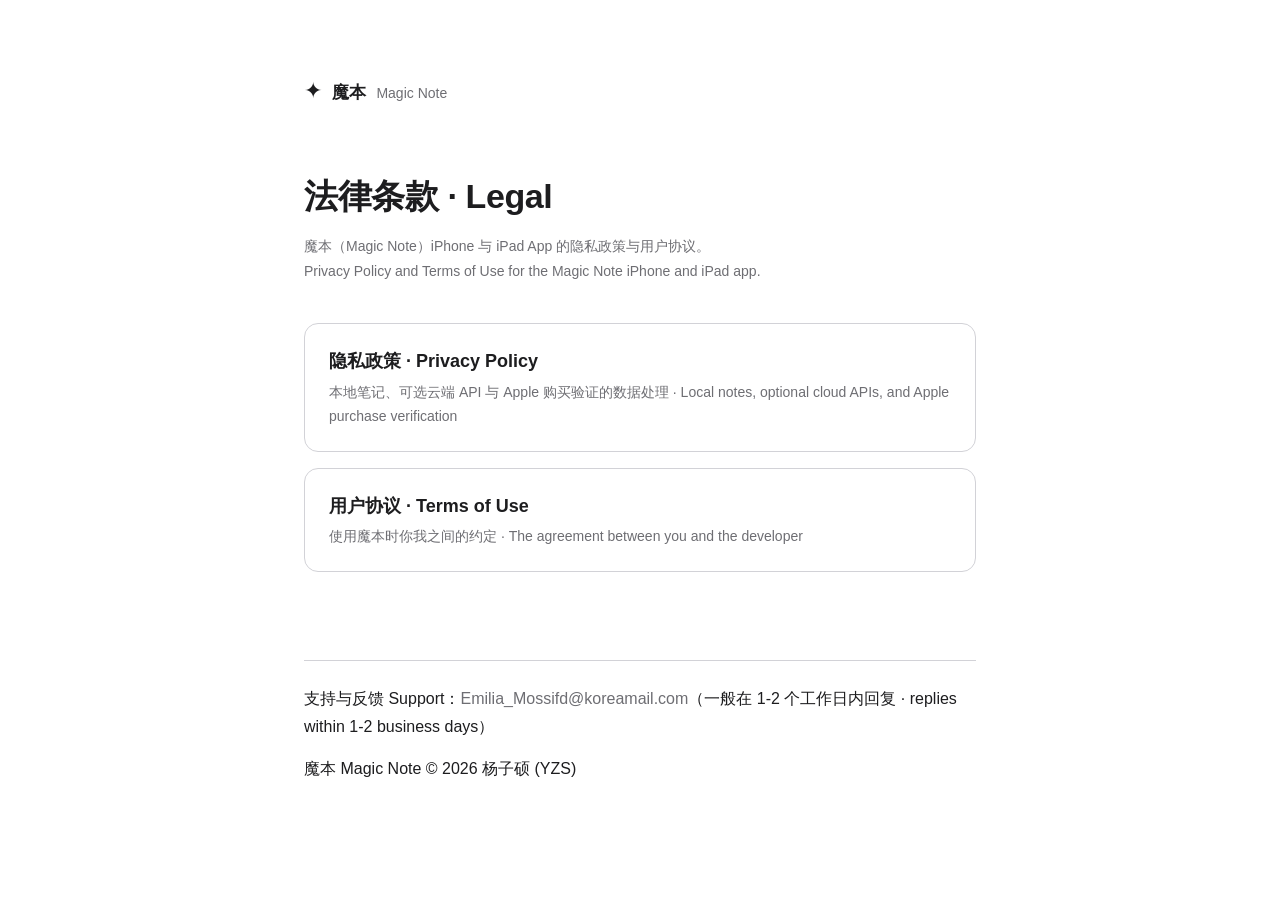
<file: index.html>
<!DOCTYPE html>
<html lang="zh-Hans">
<head>
  <meta charset="UTF-8" />
  <meta name="viewport" content="width=device-width, initial-scale=1.0" />
  <title>魔本 Magic Note · 法律条款 Legal</title>
  <link rel="stylesheet" href="style.css" />
</head>
<body>
  <div class="wrap">
    <header class="site">
      <span class="brand">
        <span class="mark">✦</span>
        <span class="name">魔本</span>
        <span class="en">Magic Note</span>
      </span>
    </header>

    <h1>法律条款 · Legal</h1>
    <p class="updated">魔本（Magic Note）iPhone 与 iPad App 的隐私政策与用户协议。<br />
    Privacy Policy and Terms of Use for the Magic Note iPhone and iPad app.</p>

    <ul class="card-list">
      <li>
        <a href="privacy.html">
          <div class="title">隐私政策 · Privacy Policy</div>
          <div class="sub">本地笔记、可选云端 API 与 Apple 购买验证的数据处理 · Local notes, optional cloud APIs, and Apple purchase verification</div>
        </a>
      </li>
      <li>
        <a href="terms.html">
          <div class="title">用户协议 · Terms of Use</div>
          <div class="sub">使用魔本时你我之间的约定 · The agreement between you and the developer</div>
        </a>
      </li>
    </ul>

    <footer class="site">
      <p>支持与反馈 Support：<a href="mailto:Emilia_Mossifd@koreamail.com">Emilia_Mossifd@koreamail.com</a>（一般在 1-2 个工作日内回复 · replies within 1-2 business days）</p>
      <p>魔本 Magic Note © 2026 杨子硕 (YZS)</p>
    </footer>
  </div>
</body>
</html>
</file>
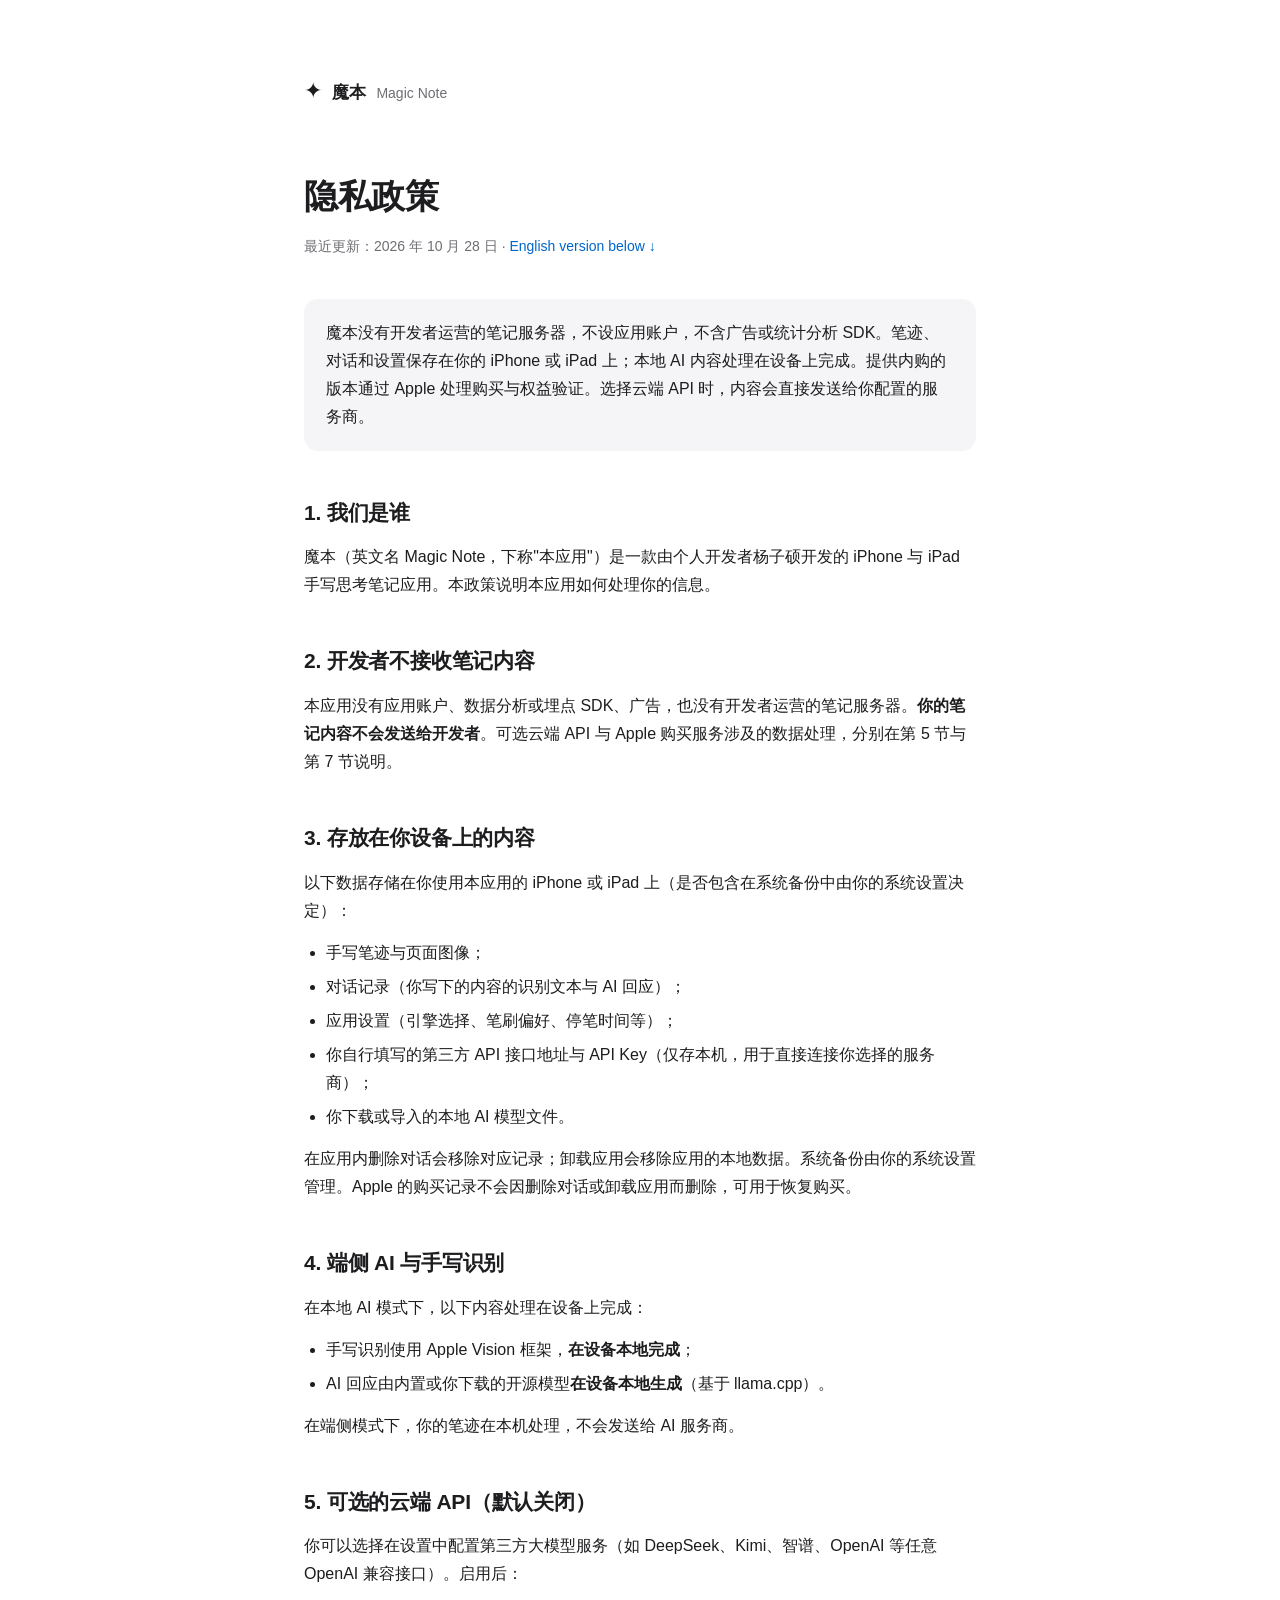
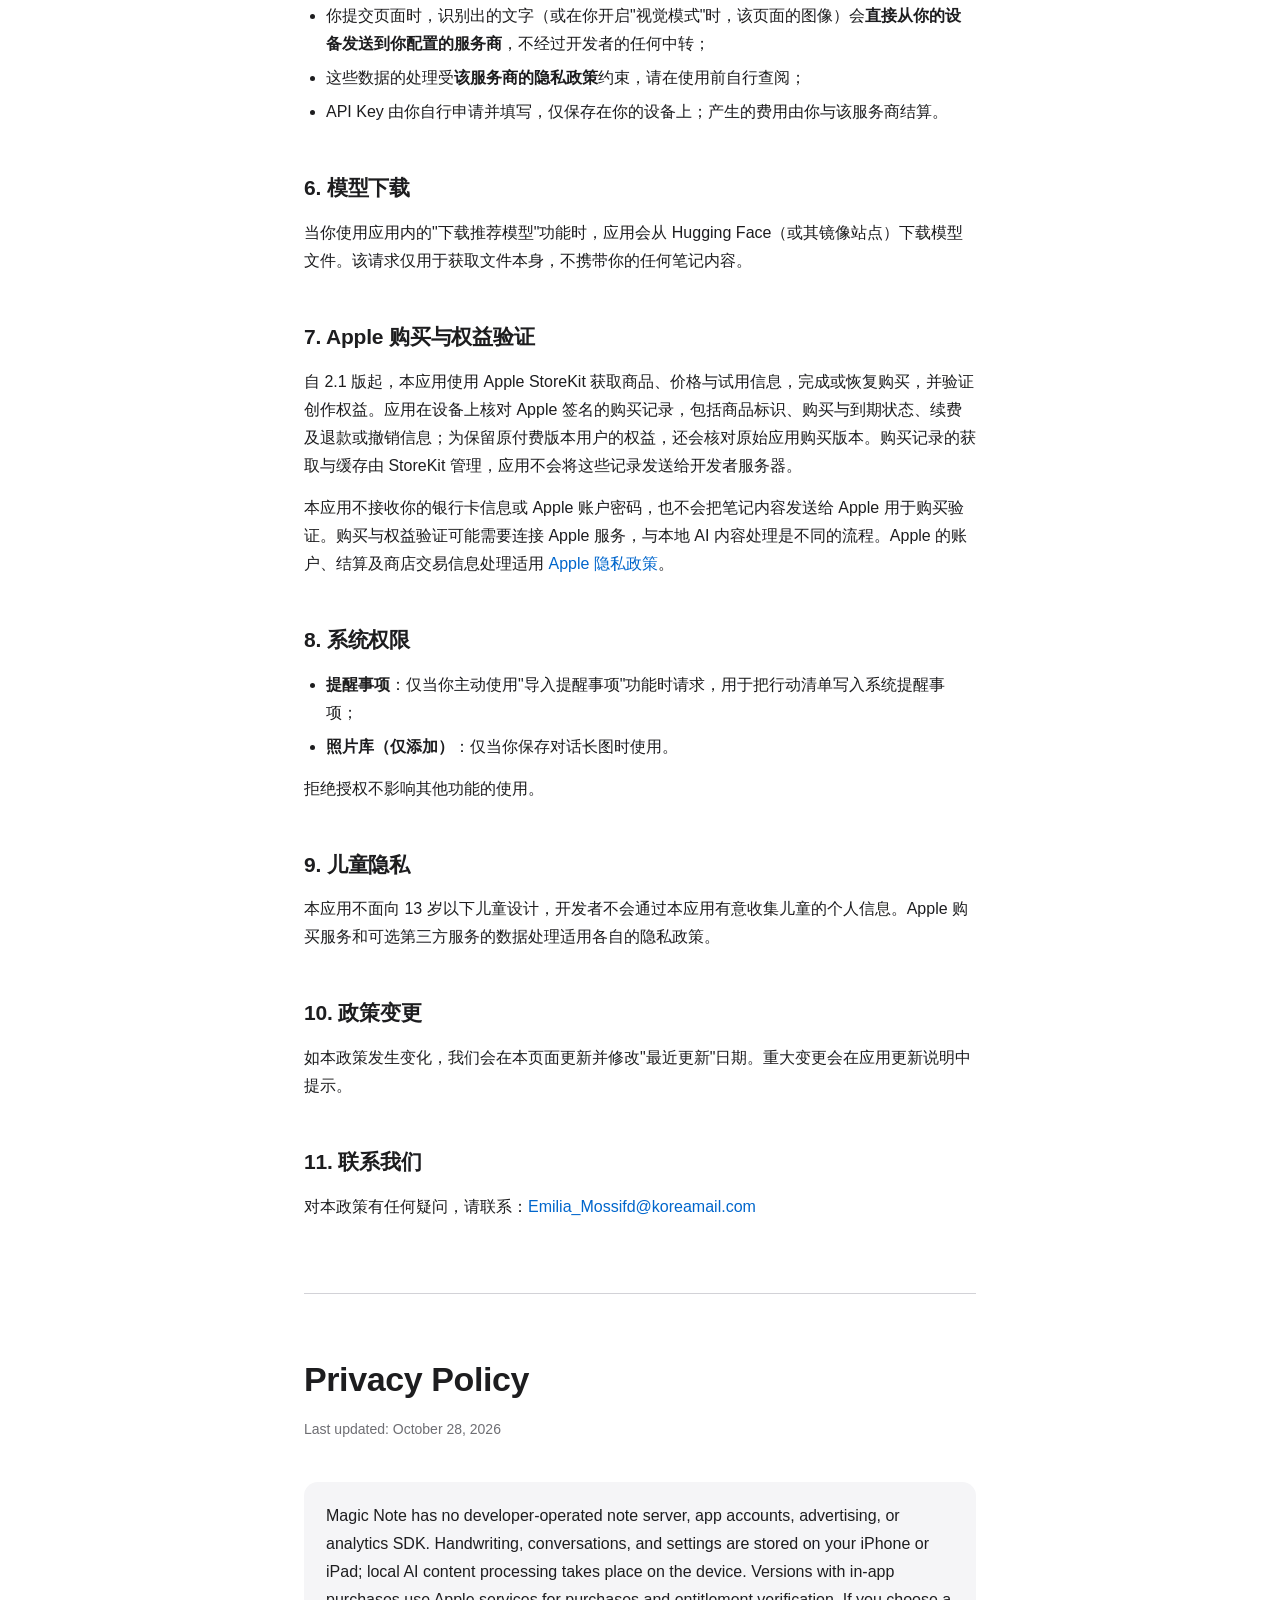
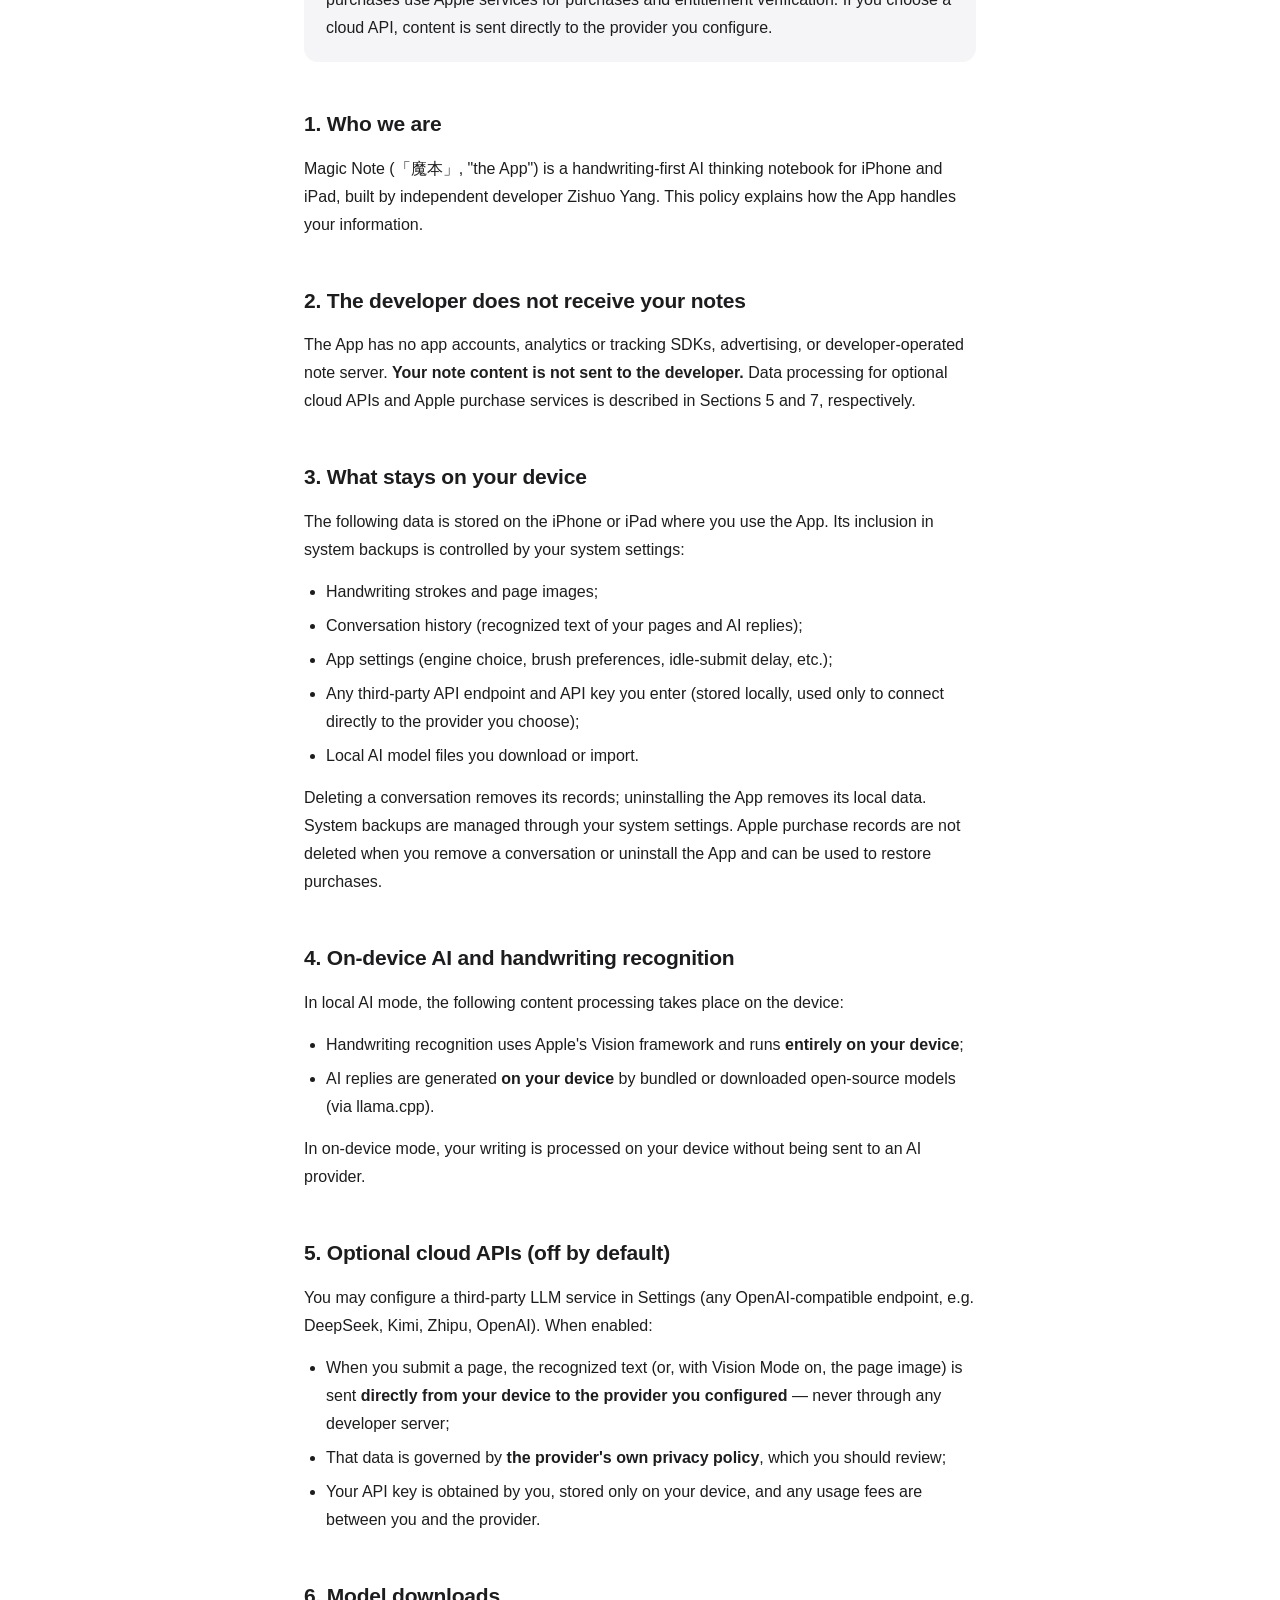
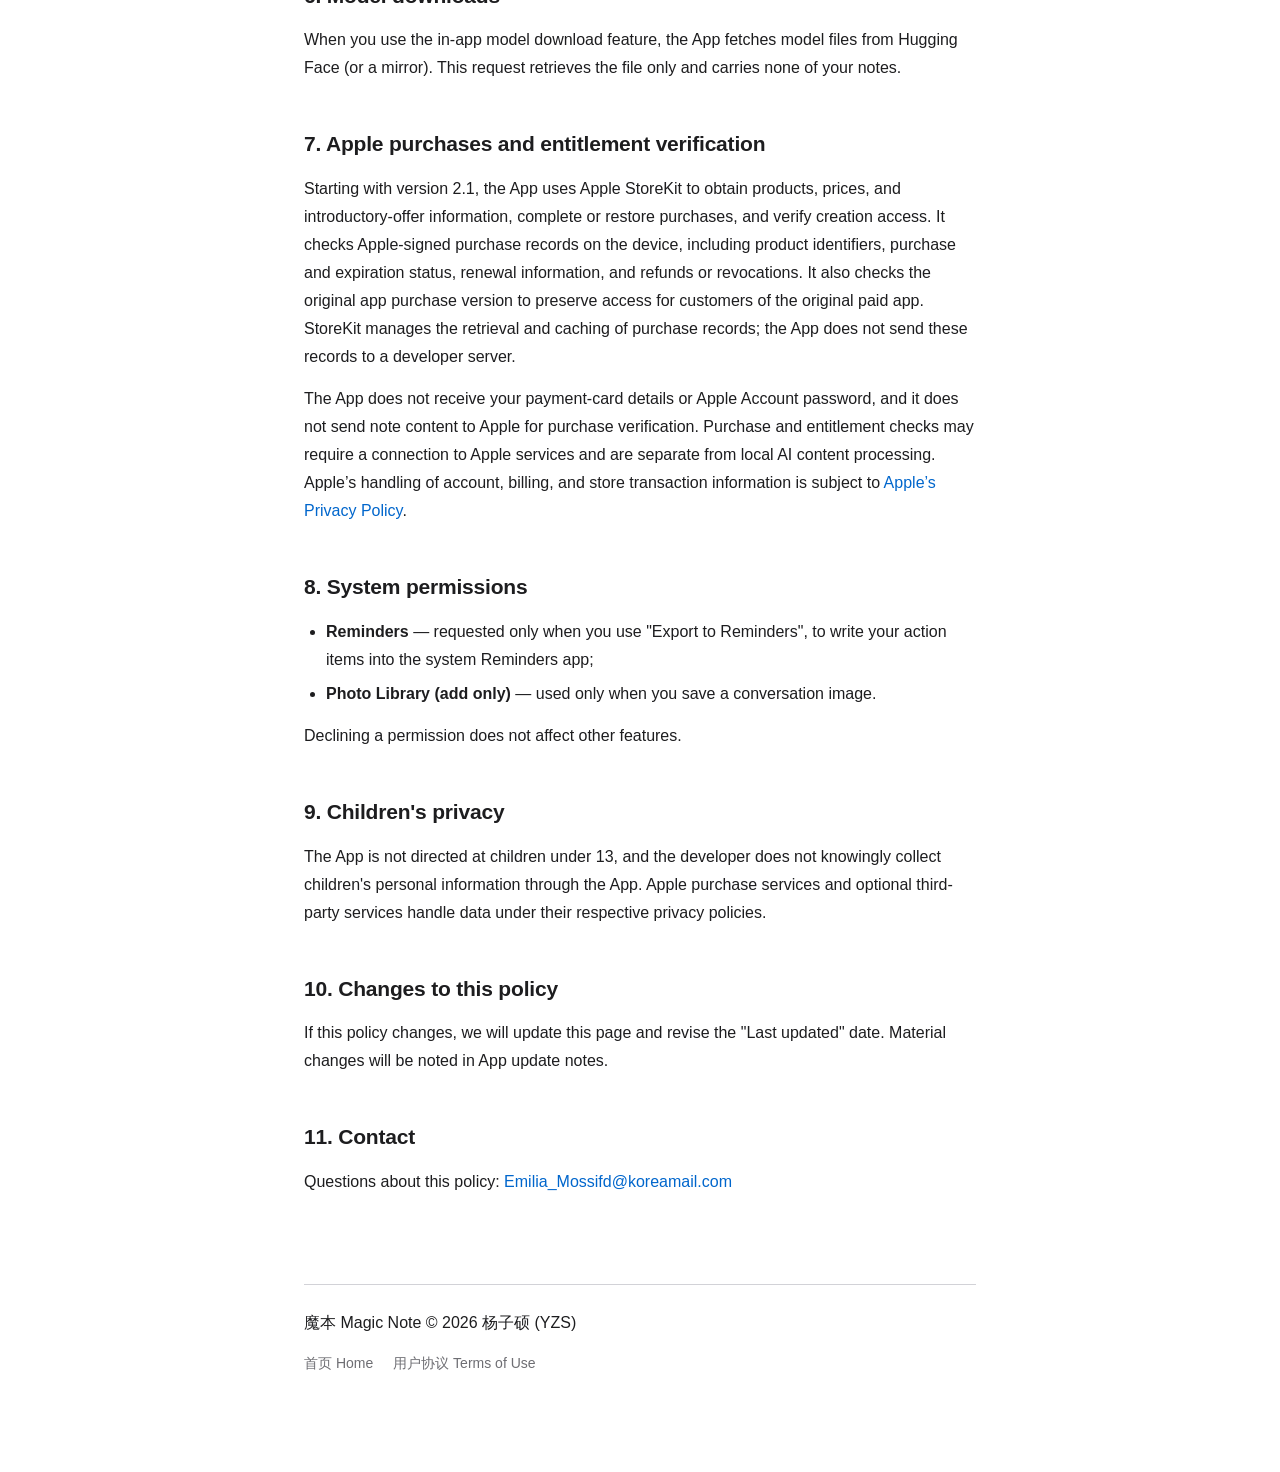
<file: privacy.html>
<!DOCTYPE html>
<html lang="zh-Hans">
<head>
  <meta charset="UTF-8" />
  <meta name="viewport" content="width=device-width, initial-scale=1.0" />
  <title>隐私政策 · Privacy Policy — 魔本 Magic Note</title>
  <link rel="stylesheet" href="style.css" />
</head>
<body>
  <div class="wrap">
    <header class="site">
      <a class="brand" href="index.html">
        <span class="mark">✦</span>
        <span class="name">魔本</span>
        <span class="en">Magic Note</span>
      </a>
    </header>

    <!-- ============ 中文 ============ -->
    <h1>隐私政策</h1>
    <p class="updated">最近更新：2026 年 10 月 28 日 · <a href="#english">English version below ↓</a></p>

    <div class="summary">
      <p>魔本没有开发者运营的笔记服务器，不设应用账户，不含广告或统计分析 SDK。笔迹、对话和设置保存在你的 iPhone 或 iPad 上；本地 AI 内容处理在设备上完成。提供内购的版本通过 Apple 处理购买与权益验证。选择云端 API 时，内容会直接发送给你配置的服务商。</p>
    </div>

    <h2>1. 我们是谁</h2>
    <p>魔本（英文名 Magic Note，下称"本应用"）是一款由个人开发者杨子硕开发的 iPhone 与 iPad 手写思考笔记应用。本政策说明本应用如何处理你的信息。</p>

    <h2>2. 开发者不接收笔记内容</h2>
    <p>本应用没有应用账户、数据分析或埋点 SDK、广告，也没有开发者运营的笔记服务器。<strong>你的笔记内容不会发送给开发者</strong>。可选云端 API 与 Apple 购买服务涉及的数据处理，分别在第 5 节与第 7 节说明。</p>

    <h2>3. 存放在你设备上的内容</h2>
    <p>以下数据存储在你使用本应用的 iPhone 或 iPad 上（是否包含在系统备份中由你的系统设置决定）：</p>
    <ul>
      <li>手写笔迹与页面图像；</li>
      <li>对话记录（你写下的内容的识别文本与 AI 回应）；</li>
      <li>应用设置（引擎选择、笔刷偏好、停笔时间等）；</li>
      <li>你自行填写的第三方 API 接口地址与 API Key（仅存本机，用于直接连接你选择的服务商）；</li>
      <li>你下载或导入的本地 AI 模型文件。</li>
    </ul>
    <p>在应用内删除对话会移除对应记录；卸载应用会移除应用的本地数据。系统备份由你的系统设置管理。Apple 的购买记录不会因删除对话或卸载应用而删除，可用于恢复购买。</p>

    <h2>4. 端侧 AI 与手写识别</h2>
    <p>在本地 AI 模式下，以下内容处理在设备上完成：</p>
    <ul>
      <li>手写识别使用 Apple Vision 框架，<strong>在设备本地完成</strong>；</li>
      <li>AI 回应由内置或你下载的开源模型<strong>在设备本地生成</strong>（基于 llama.cpp）。</li>
    </ul>
    <p>在端侧模式下，你的笔迹在本机处理，不会发送给 AI 服务商。</p>

    <h2>5. 可选的云端 API（默认关闭）</h2>
    <p>你可以选择在设置中配置第三方大模型服务（如 DeepSeek、Kimi、智谱、OpenAI 等任意 OpenAI 兼容接口）。启用后：</p>
    <ul>
      <li>你提交页面时，识别出的文字（或在你开启"视觉模式"时，该页面的图像）会<strong>直接从你的设备发送到你配置的服务商</strong>，不经过开发者的任何中转；</li>
      <li>这些数据的处理受<strong>该服务商的隐私政策</strong>约束，请在使用前自行查阅；</li>
      <li>API Key 由你自行申请并填写，仅保存在你的设备上；产生的费用由你与该服务商结算。</li>
    </ul>

    <h2>6. 模型下载</h2>
    <p>当你使用应用内的"下载推荐模型"功能时，应用会从 Hugging Face（或其镜像站点）下载模型文件。该请求仅用于获取文件本身，不携带你的任何笔记内容。</p>

    <h2>7. Apple 购买与权益验证</h2>
    <p>自 2.1 版起，本应用使用 Apple StoreKit 获取商品、价格与试用信息，完成或恢复购买，并验证创作权益。应用在设备上核对 Apple 签名的购买记录，包括商品标识、购买与到期状态、续费及退款或撤销信息；为保留原付费版本用户的权益，还会核对原始应用购买版本。购买记录的获取与缓存由 StoreKit 管理，应用不会将这些记录发送给开发者服务器。</p>
    <p>本应用不接收你的银行卡信息或 Apple 账户密码，也不会把笔记内容发送给 Apple 用于购买验证。购买与权益验证可能需要连接 Apple 服务，与本地 AI 内容处理是不同的流程。Apple 的账户、结算及商店交易信息处理适用 <a href="https://www.apple.com/legal/privacy/">Apple 隐私政策</a>。</p>

    <h2>8. 系统权限</h2>
    <ul>
      <li><strong>提醒事项</strong>：仅当你主动使用"导入提醒事项"功能时请求，用于把行动清单写入系统提醒事项；</li>
      <li><strong>照片库（仅添加）</strong>：仅当你保存对话长图时使用。</li>
    </ul>
    <p>拒绝授权不影响其他功能的使用。</p>

    <h2>9. 儿童隐私</h2>
    <p>本应用不面向 13 岁以下儿童设计，开发者不会通过本应用有意收集儿童的个人信息。Apple 购买服务和可选第三方服务的数据处理适用各自的隐私政策。</p>

    <h2>10. 政策变更</h2>
    <p>如本政策发生变化，我们会在本页面更新并修改"最近更新"日期。重大变更会在应用更新说明中提示。</p>

    <h2>11. 联系我们</h2>
    <p>对本政策有任何疑问，请联系：<a href="mailto:Emilia_Mossifd@koreamail.com">Emilia_Mossifd@koreamail.com</a></p>

    <hr class="lang-divider" id="english" />

    <!-- ============ English ============ -->
    <h1>Privacy Policy</h1>
    <p class="updated">Last updated: October 28, 2026</p>

    <div class="summary">
      <p>Magic Note has no developer-operated note server, app accounts, advertising, or analytics SDK. Handwriting, conversations, and settings are stored on your iPhone or iPad; local AI content processing takes place on the device. Versions with in-app purchases use Apple services for purchases and entitlement verification. If you choose a cloud API, content is sent directly to the provider you configure.</p>
    </div>

    <h2>1. Who we are</h2>
    <p>Magic Note (「魔本」, "the App") is a handwriting-first AI thinking notebook for iPhone and iPad, built by independent developer Zishuo Yang. This policy explains how the App handles your information.</p>

    <h2>2. The developer does not receive your notes</h2>
    <p>The App has no app accounts, analytics or tracking SDKs, advertising, or developer-operated note server. <strong>Your note content is not sent to the developer.</strong> Data processing for optional cloud APIs and Apple purchase services is described in Sections 5 and 7, respectively.</p>

    <h2>3. What stays on your device</h2>
    <p>The following data is stored on the iPhone or iPad where you use the App. Its inclusion in system backups is controlled by your system settings:</p>
    <ul>
      <li>Handwriting strokes and page images;</li>
      <li>Conversation history (recognized text of your pages and AI replies);</li>
      <li>App settings (engine choice, brush preferences, idle-submit delay, etc.);</li>
      <li>Any third-party API endpoint and API key you enter (stored locally, used only to connect directly to the provider you choose);</li>
      <li>Local AI model files you download or import.</li>
    </ul>
    <p>Deleting a conversation removes its records; uninstalling the App removes its local data. System backups are managed through your system settings. Apple purchase records are not deleted when you remove a conversation or uninstall the App and can be used to restore purchases.</p>

    <h2>4. On-device AI and handwriting recognition</h2>
    <p>In local AI mode, the following content processing takes place on the device:</p>
    <ul>
      <li>Handwriting recognition uses Apple's Vision framework and runs <strong>entirely on your device</strong>;</li>
      <li>AI replies are generated <strong>on your device</strong> by bundled or downloaded open-source models (via llama.cpp).</li>
    </ul>
    <p>In on-device mode, your writing is processed on your device without being sent to an AI provider.</p>

    <h2>5. Optional cloud APIs (off by default)</h2>
    <p>You may configure a third-party LLM service in Settings (any OpenAI-compatible endpoint, e.g. DeepSeek, Kimi, Zhipu, OpenAI). When enabled:</p>
    <ul>
      <li>When you submit a page, the recognized text (or, with Vision Mode on, the page image) is sent <strong>directly from your device to the provider you configured</strong> — never through any developer server;</li>
      <li>That data is governed by <strong>the provider's own privacy policy</strong>, which you should review;</li>
      <li>Your API key is obtained by you, stored only on your device, and any usage fees are between you and the provider.</li>
    </ul>

    <h2>6. Model downloads</h2>
    <p>When you use the in-app model download feature, the App fetches model files from Hugging Face (or a mirror). This request retrieves the file only and carries none of your notes.</p>

    <h2>7. Apple purchases and entitlement verification</h2>
    <p>Starting with version 2.1, the App uses Apple StoreKit to obtain products, prices, and introductory-offer information, complete or restore purchases, and verify creation access. It checks Apple-signed purchase records on the device, including product identifiers, purchase and expiration status, renewal information, and refunds or revocations. It also checks the original app purchase version to preserve access for customers of the original paid app. StoreKit manages the retrieval and caching of purchase records; the App does not send these records to a developer server.</p>
    <p>The App does not receive your payment-card details or Apple Account password, and it does not send note content to Apple for purchase verification. Purchase and entitlement checks may require a connection to Apple services and are separate from local AI content processing. Apple’s handling of account, billing, and store transaction information is subject to <a href="https://www.apple.com/legal/privacy/">Apple’s Privacy Policy</a>.</p>

    <h2>8. System permissions</h2>
    <ul>
      <li><strong>Reminders</strong> — requested only when you use "Export to Reminders", to write your action items into the system Reminders app;</li>
      <li><strong>Photo Library (add only)</strong> — used only when you save a conversation image.</li>
    </ul>
    <p>Declining a permission does not affect other features.</p>

    <h2>9. Children's privacy</h2>
    <p>The App is not directed at children under 13, and the developer does not knowingly collect children's personal information through the App. Apple purchase services and optional third-party services handle data under their respective privacy policies.</p>

    <h2>10. Changes to this policy</h2>
    <p>If this policy changes, we will update this page and revise the "Last updated" date. Material changes will be noted in App update notes.</p>

    <h2>11. Contact</h2>
    <p>Questions about this policy: <a href="mailto:Emilia_Mossifd@koreamail.com">Emilia_Mossifd@koreamail.com</a></p>

    <footer class="site">
      <p>魔本 Magic Note © 2026 杨子硕 (YZS)</p>
      <nav class="pages">
        <a href="index.html">首页 Home</a>
        <a href="terms.html">用户协议 Terms of Use</a>
      </nav>
    </footer>
  </div>
</body>
</html>
</file>
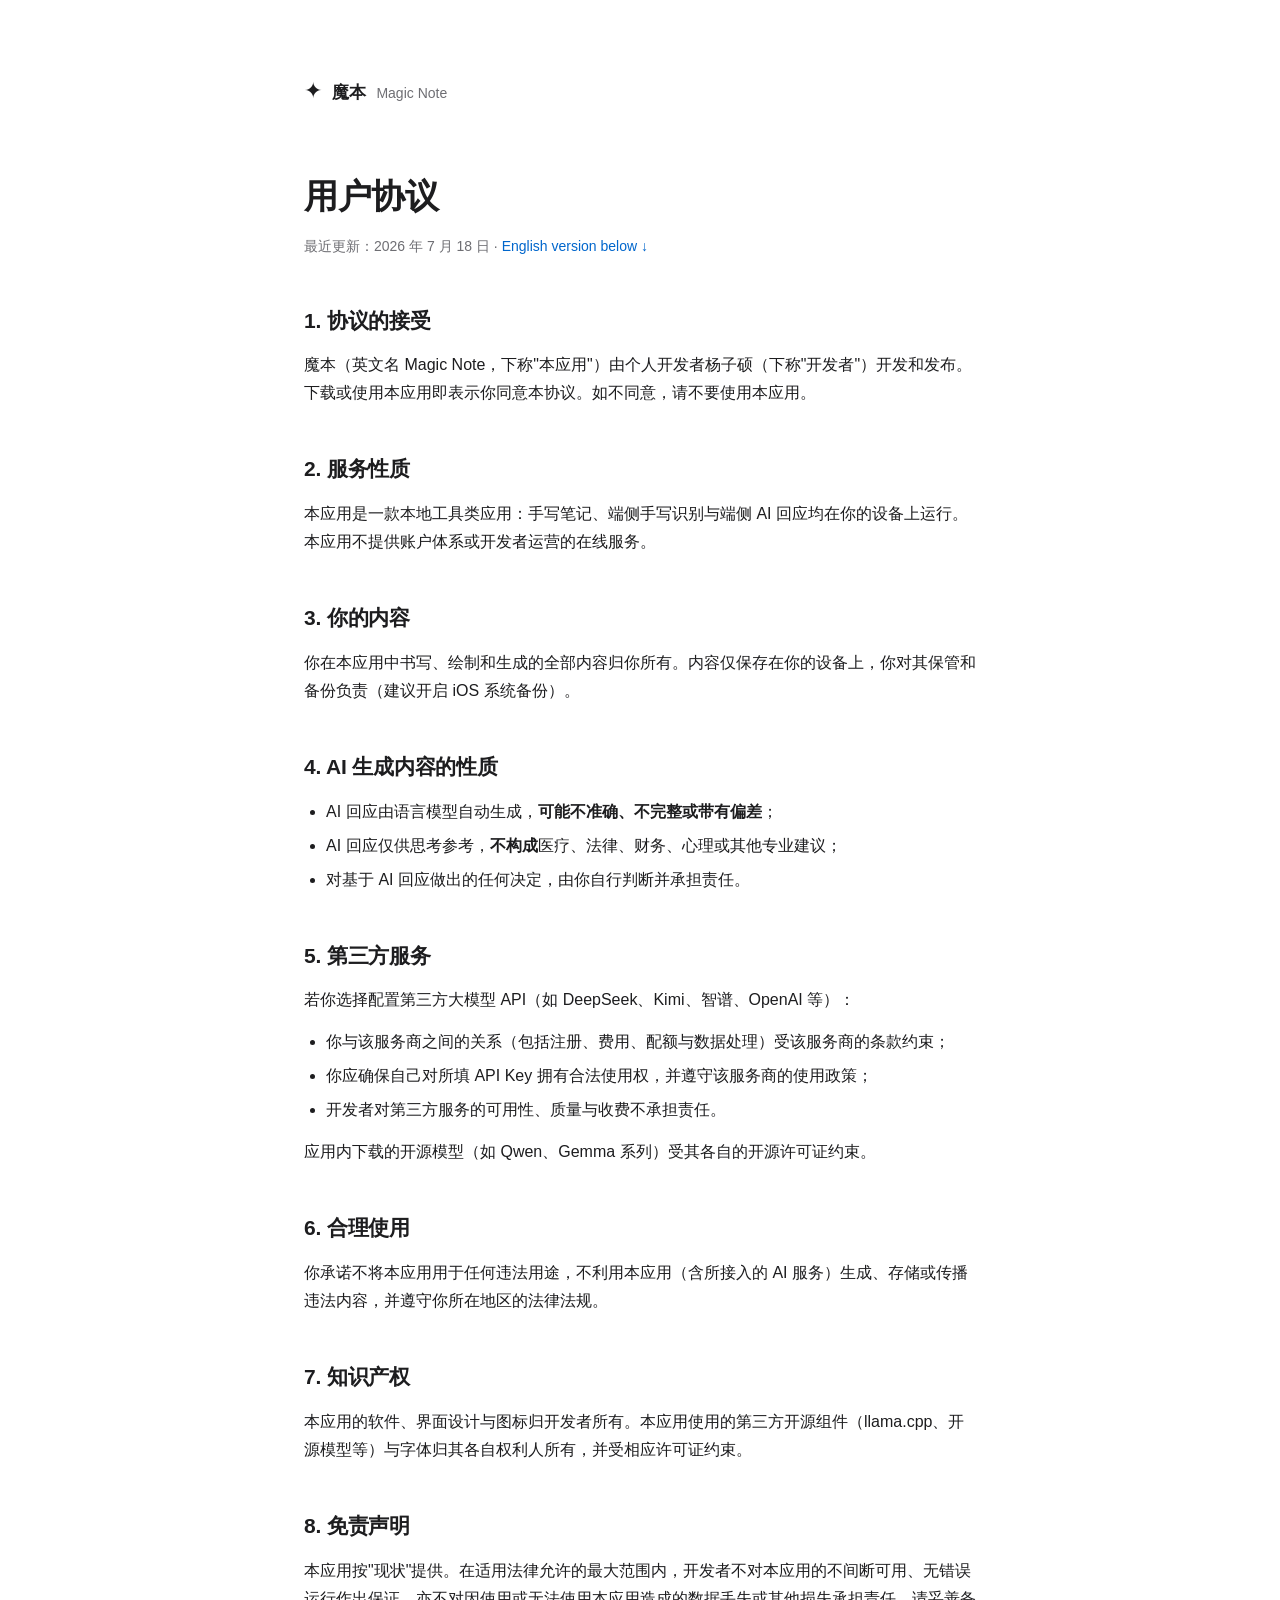
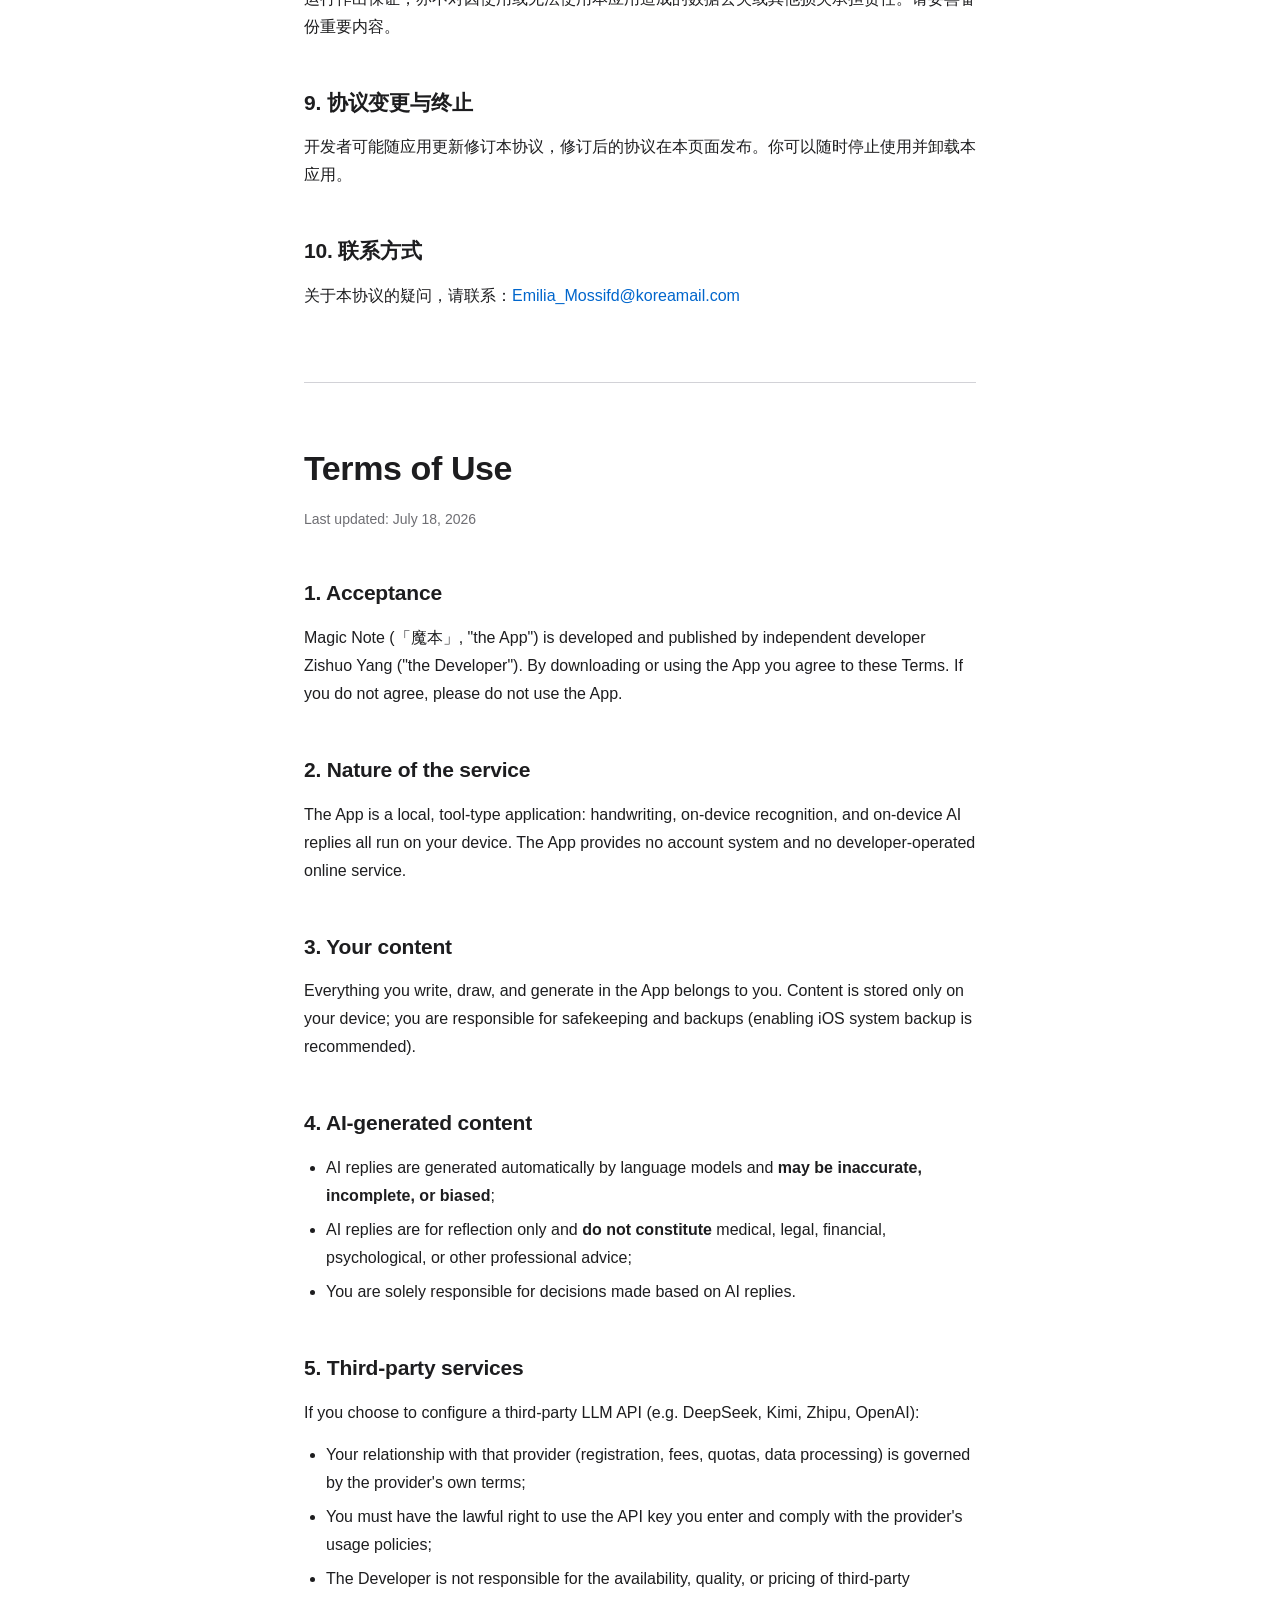
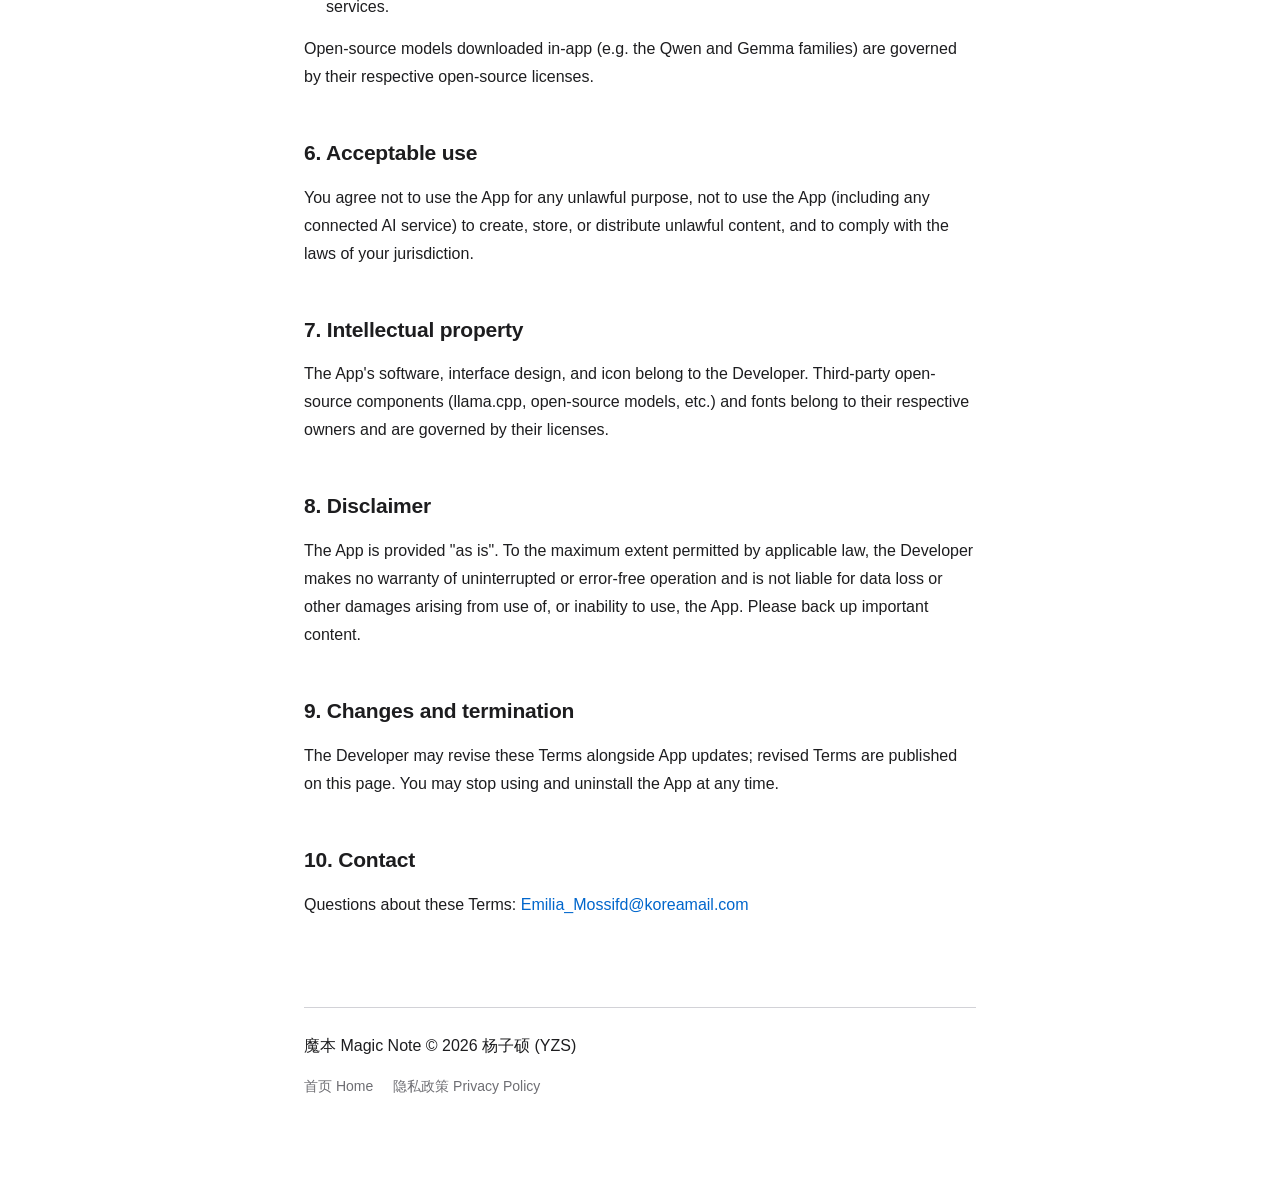
<file: terms.html>
<!DOCTYPE html>
<html lang="zh-Hans">
<head>
  <meta charset="UTF-8" />
  <meta name="viewport" content="width=device-width, initial-scale=1.0" />
  <title>用户协议 · Terms of Use — 魔本 Magic Note</title>
  <link rel="stylesheet" href="style.css" />
</head>
<body>
  <div class="wrap">
    <header class="site">
      <a class="brand" href="index.html">
        <span class="mark">✦</span>
        <span class="name">魔本</span>
        <span class="en">Magic Note</span>
      </a>
    </header>

    <!-- ============ 中文 ============ -->
    <h1>用户协议</h1>
    <p class="updated">最近更新：2026 年 7 月 18 日 · <a href="#english">English version below ↓</a></p>

    <h2>1. 协议的接受</h2>
    <p>魔本（英文名 Magic Note，下称"本应用"）由个人开发者杨子硕（下称"开发者"）开发和发布。下载或使用本应用即表示你同意本协议。如不同意，请不要使用本应用。</p>

    <h2>2. 服务性质</h2>
    <p>本应用是一款本地工具类应用：手写笔记、端侧手写识别与端侧 AI 回应均在你的设备上运行。本应用不提供账户体系或开发者运营的在线服务。</p>

    <h2>3. 你的内容</h2>
    <p>你在本应用中书写、绘制和生成的全部内容归你所有。内容仅保存在你的设备上，你对其保管和备份负责（建议开启 iOS 系统备份）。</p>

    <h2>4. AI 生成内容的性质</h2>
    <ul>
      <li>AI 回应由语言模型自动生成，<strong>可能不准确、不完整或带有偏差</strong>；</li>
      <li>AI 回应仅供思考参考，<strong>不构成</strong>医疗、法律、财务、心理或其他专业建议；</li>
      <li>对基于 AI 回应做出的任何决定，由你自行判断并承担责任。</li>
    </ul>

    <h2>5. 第三方服务</h2>
    <p>若你选择配置第三方大模型 API（如 DeepSeek、Kimi、智谱、OpenAI 等）：</p>
    <ul>
      <li>你与该服务商之间的关系（包括注册、费用、配额与数据处理）受该服务商的条款约束；</li>
      <li>你应确保自己对所填 API Key 拥有合法使用权，并遵守该服务商的使用政策；</li>
      <li>开发者对第三方服务的可用性、质量与收费不承担责任。</li>
    </ul>
    <p>应用内下载的开源模型（如 Qwen、Gemma 系列）受其各自的开源许可证约束。</p>

    <h2>6. 合理使用</h2>
    <p>你承诺不将本应用用于任何违法用途，不利用本应用（含所接入的 AI 服务）生成、存储或传播违法内容，并遵守你所在地区的法律法规。</p>

    <h2>7. 知识产权</h2>
    <p>本应用的软件、界面设计与图标归开发者所有。本应用使用的第三方开源组件（llama.cpp、开源模型等）与字体归其各自权利人所有，并受相应许可证约束。</p>

    <h2>8. 免责声明</h2>
    <p>本应用按"现状"提供。在适用法律允许的最大范围内，开发者不对本应用的不间断可用、无错误运行作出保证，亦不对因使用或无法使用本应用造成的数据丢失或其他损失承担责任。请妥善备份重要内容。</p>

    <h2>9. 协议变更与终止</h2>
    <p>开发者可能随应用更新修订本协议，修订后的协议在本页面发布。你可以随时停止使用并卸载本应用。</p>

    <h2>10. 联系方式</h2>
    <p>关于本协议的疑问，请联系：<a href="mailto:Emilia_Mossifd@koreamail.com">Emilia_Mossifd@koreamail.com</a></p>

    <hr class="lang-divider" id="english" />

    <!-- ============ English ============ -->
    <h1>Terms of Use</h1>
    <p class="updated">Last updated: July 18, 2026</p>

    <h2>1. Acceptance</h2>
    <p>Magic Note (「魔本」, "the App") is developed and published by independent developer Zishuo Yang ("the Developer"). By downloading or using the App you agree to these Terms. If you do not agree, please do not use the App.</p>

    <h2>2. Nature of the service</h2>
    <p>The App is a local, tool-type application: handwriting, on-device recognition, and on-device AI replies all run on your device. The App provides no account system and no developer-operated online service.</p>

    <h2>3. Your content</h2>
    <p>Everything you write, draw, and generate in the App belongs to you. Content is stored only on your device; you are responsible for safekeeping and backups (enabling iOS system backup is recommended).</p>

    <h2>4. AI-generated content</h2>
    <ul>
      <li>AI replies are generated automatically by language models and <strong>may be inaccurate, incomplete, or biased</strong>;</li>
      <li>AI replies are for reflection only and <strong>do not constitute</strong> medical, legal, financial, psychological, or other professional advice;</li>
      <li>You are solely responsible for decisions made based on AI replies.</li>
    </ul>

    <h2>5. Third-party services</h2>
    <p>If you choose to configure a third-party LLM API (e.g. DeepSeek, Kimi, Zhipu, OpenAI):</p>
    <ul>
      <li>Your relationship with that provider (registration, fees, quotas, data processing) is governed by the provider's own terms;</li>
      <li>You must have the lawful right to use the API key you enter and comply with the provider's usage policies;</li>
      <li>The Developer is not responsible for the availability, quality, or pricing of third-party services.</li>
    </ul>
    <p>Open-source models downloaded in-app (e.g. the Qwen and Gemma families) are governed by their respective open-source licenses.</p>

    <h2>6. Acceptable use</h2>
    <p>You agree not to use the App for any unlawful purpose, not to use the App (including any connected AI service) to create, store, or distribute unlawful content, and to comply with the laws of your jurisdiction.</p>

    <h2>7. Intellectual property</h2>
    <p>The App's software, interface design, and icon belong to the Developer. Third-party open-source components (llama.cpp, open-source models, etc.) and fonts belong to their respective owners and are governed by their licenses.</p>

    <h2>8. Disclaimer</h2>
    <p>The App is provided "as is". To the maximum extent permitted by applicable law, the Developer makes no warranty of uninterrupted or error-free operation and is not liable for data loss or other damages arising from use of, or inability to use, the App. Please back up important content.</p>

    <h2>9. Changes and termination</h2>
    <p>The Developer may revise these Terms alongside App updates; revised Terms are published on this page. You may stop using and uninstall the App at any time.</p>

    <h2>10. Contact</h2>
    <p>Questions about these Terms: <a href="mailto:Emilia_Mossifd@koreamail.com">Emilia_Mossifd@koreamail.com</a></p>

    <footer class="site">
      <p>魔本 Magic Note © 2026 杨子硕 (YZS)</p>
      <nav class="pages">
        <a href="index.html">首页 Home</a>
        <a href="privacy.html">隐私政策 Privacy Policy</a>
      </nav>
    </footer>
  </div>
</body>
</html>
</file>
<file: style.css>
:root {
  --ink: #1d1d1f;
  --secondary: #6e6e73;
  --hairline: #d2d2d7;
  --accent: #0066cc;
  --paper: #ffffff;
}

* { margin: 0; padding: 0; box-sizing: border-box; }

body {
  font-family: -apple-system, BlinkMacSystemFont, "SF Pro Text", "PingFang SC",
    "Hiragino Sans GB", "Segoe UI", Roboto, "Helvetica Neue", Arial, sans-serif;
  background: var(--paper);
  color: var(--ink);
  line-height: 1.75;
  -webkit-font-smoothing: antialiased;
}

.wrap {
  max-width: 720px;
  margin: 0 auto;
  padding: 48px 24px 96px;
}

header.site {
  padding-top: 24px;
  margin-bottom: 56px;
}

.brand {
  display: flex;
  align-items: baseline;
  gap: 10px;
  text-decoration: none;
  color: var(--ink);
}

.brand .mark { font-size: 22px; }

.brand .name {
  font-size: 17px;
  font-weight: 600;
  letter-spacing: 0.2px;
}

.brand .en {
  font-size: 14px;
  color: var(--secondary);
  font-weight: 400;
}

h1 {
  font-size: 34px;
  font-weight: 700;
  letter-spacing: -0.4px;
  margin-bottom: 8px;
}

.updated {
  color: var(--secondary);
  font-size: 14px;
  margin-bottom: 40px;
}

h2 {
  font-size: 21px;
  font-weight: 600;
  margin: 44px 0 12px;
  letter-spacing: -0.2px;
}

h3 {
  font-size: 17px;
  font-weight: 600;
  margin: 28px 0 8px;
}

p, li { font-size: 16px; color: var(--ink); }

p { margin-bottom: 14px; }

ul, ol { padding-left: 22px; margin-bottom: 14px; }

li { margin-bottom: 6px; }

a { color: var(--accent); text-decoration: none; }
a:hover { text-decoration: underline; }

.lang-divider {
  margin: 72px 0 56px;
  border: none;
  border-top: 1px solid var(--hairline);
  position: relative;
}

.summary {
  background: #f5f5f7;
  border-radius: 14px;
  padding: 20px 22px;
  margin: 24px 0 8px;
}

.summary p { margin-bottom: 6px; }
.summary p:last-child { margin-bottom: 0; }

footer.site {
  margin-top: 88px;
  padding-top: 24px;
  border-top: 1px solid var(--hairline);
  color: var(--secondary);
  font-size: 13px;
}

footer.site a { color: var(--secondary); }

nav.pages {
  display: flex;
  gap: 20px;
  margin-top: 14px;
  font-size: 14px;
}

.card-list { list-style: none; padding: 0; margin-top: 32px; }

.card-list li {
  border: 1px solid var(--hairline);
  border-radius: 14px;
  margin-bottom: 16px;
}

.card-list a {
  display: block;
  padding: 22px 24px;
  color: var(--ink);
}

.card-list a:hover { text-decoration: none; background: #f5f5f7; border-radius: 14px; }

.card-list .title { font-size: 18px; font-weight: 600; }

.card-list .sub { font-size: 14px; color: var(--secondary); margin-top: 2px; }
</file>
